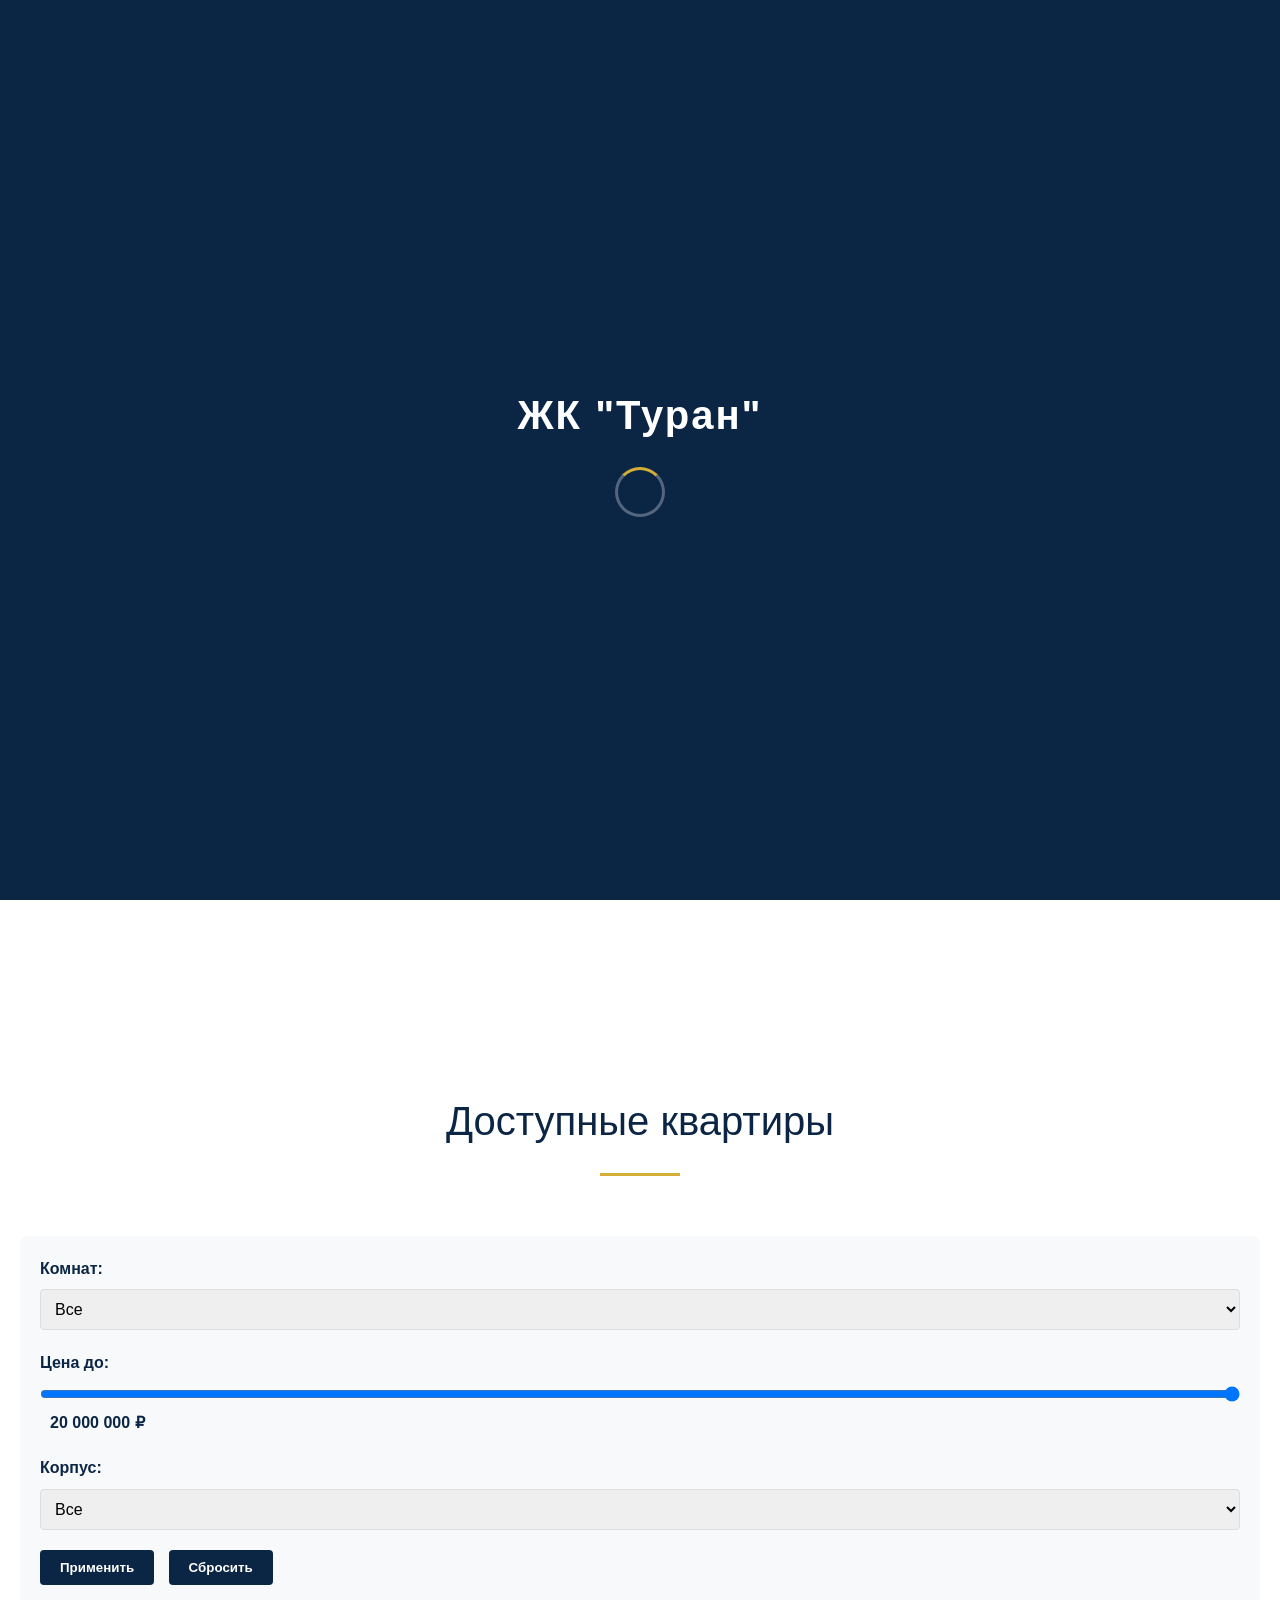
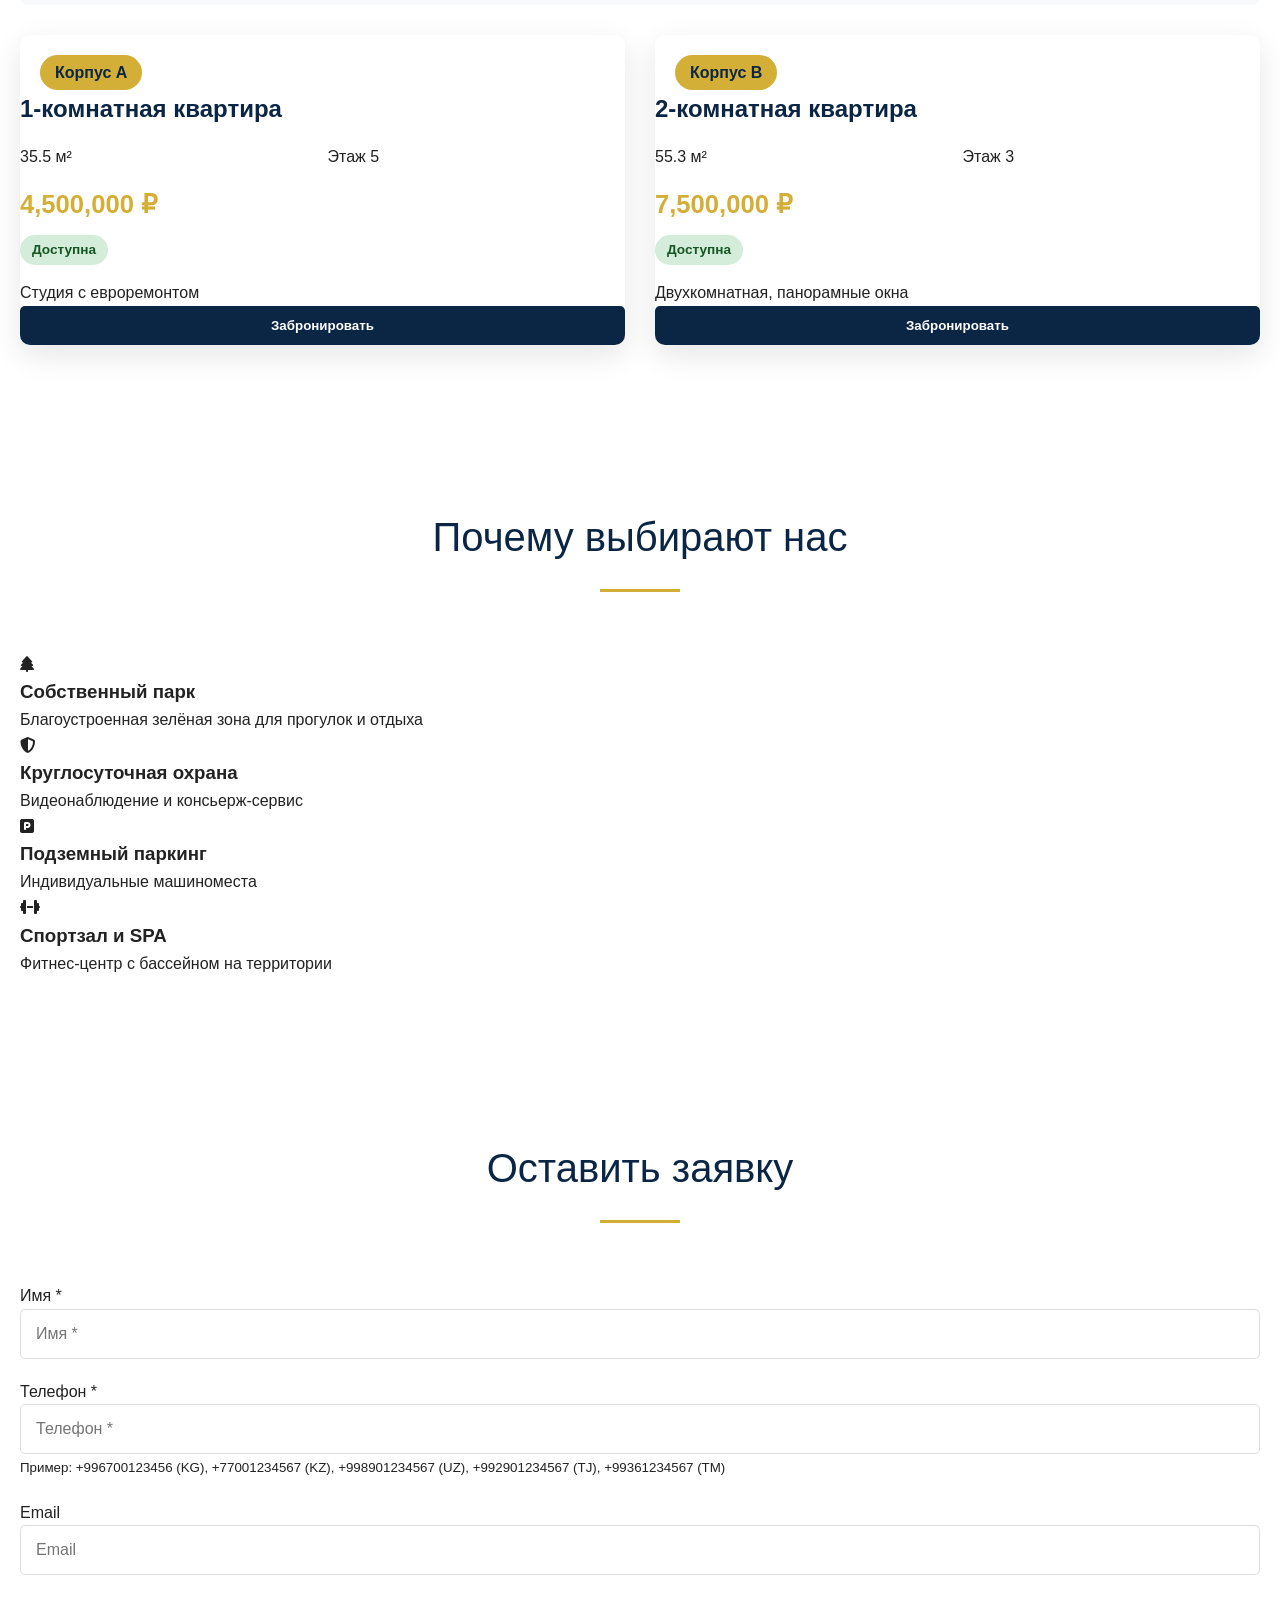
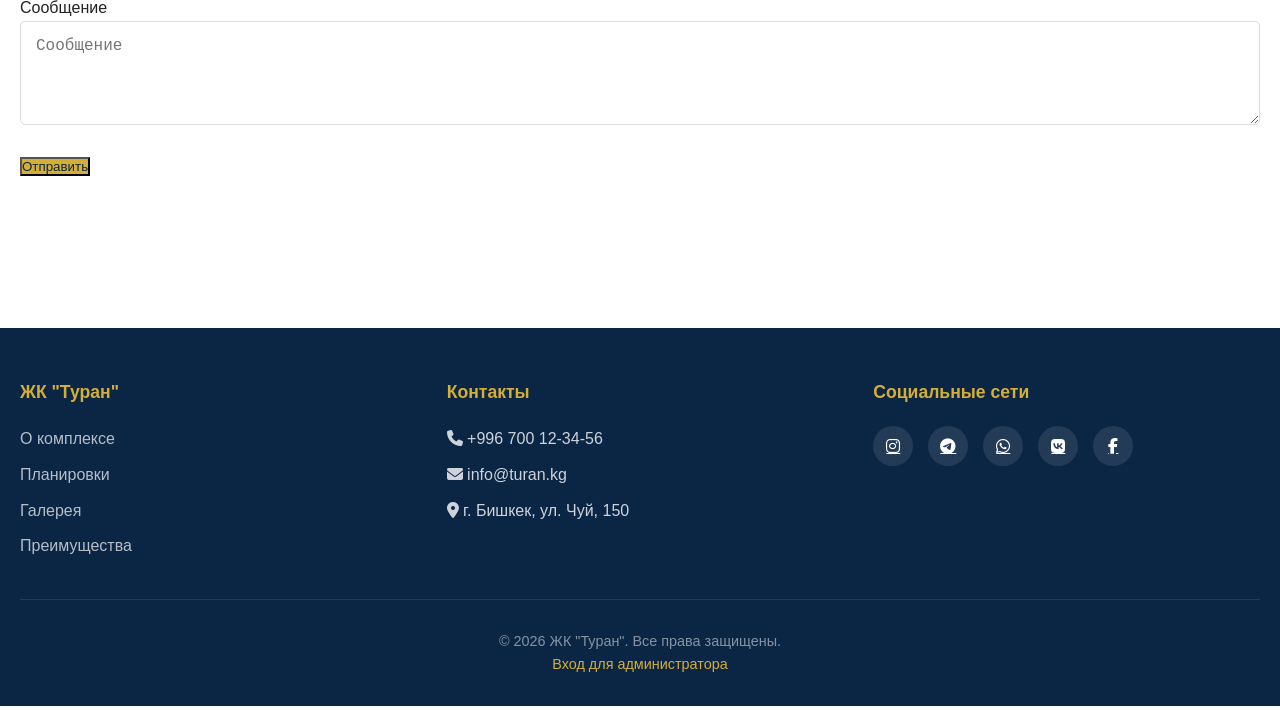
<file: index.html>
<!DOCTYPE html>
<html lang="ru">
<head>
    <meta charset="UTF-8">
    <meta name="viewport" content="width=device-width, initial-scale=1.0">
    <title data-lang="hero-title">ЖК "Туран"</title>
    <link rel="stylesheet" href="https://cdnjs.cloudflare.com/ajax/libs/font-awesome/6.4.0/css/all.min.css">
    <link rel="stylesheet" href="css/style.css">
    <script src="js/translations.js"></script>
    <script src="js/main.js"></script>
</head>
<body>
<!-- Preloader -->
<div id="preloader">
    <div class="preloader-inner">
        <div class="preloader-logo">ЖК "Туран"</div>
        <div class="preloader-spinner"></div>
    </div>
</div>
    <header>
    <div class="container header-content">
        <nav class="nav">
            <a href="/" class="logo">ЖК "Туран"</a>
            <ul class="nav-menu" id="nav-menu">
                <li><a href="about.html" class="nav-link">О комплексе</a></li>
                <li><a href="#plans" class="nav-link">Планировки</a></li>
                <li><a href="#gallery" class="nav-link">Галерея</a></li>
                <li><a href="#benefits" class="nav-link">Преимущества</a></li>
                <li><a href="#location" class="nav-link">Локация</a></li>
                <li><a href="#video" class="nav-link">Видео</a></li>
                <li><a href="#contacts" class="nav-link">Контакты</a></li>
            </ul>
            <div class="nav-right">
                <div class="lang-switcher">
                    <button class="lang-btn active" data-lang="ru">РУ</button>
                    <button class="lang-btn" data-lang="ky">КЫР</button>
                    <button class="lang-btn" data-lang="kk">ҚАЗ</button>
                    <button class="lang-btn" data-lang="uz">O'Z</button>
                    <button class="lang-btn" data-lang="tg">ТОҶ</button>
                    <button class="lang-btn" data-lang="tk">TKM</button>
                    <a href="/login" class="nav-link">Вход</a>
                    <a href="/register" class="nav-link">Регистрация</a>
                </div>
                <div class="burger" id="burger">
                    <span></span>
                </div>
            </div>
        </nav>
    </div>
</header>
    <section class="hero">
        <div class="container">
            <h1 data-lang="hero-title">Жилой комплекс "Туран"</h1>
            <p data-lang="hero-subtitle">Современные квартиры с панорамными видами, развитой инфраструктурой и собственным парком</p>
            <a href="#apartments" class="btn" data-lang="hero-button">Смотреть квартиры</a>
        </div>
    </section>

    <section class="section" id="apartments">
        <div class="container">
            <h2 class="section-title" data-lang="section-available">Доступные квартиры</h2>
            
            <div class="filters">
                <div class="filter-group">
                    <label data-lang="filter-rooms">Комнат:</label>
                    <select id="filterRooms">
                        <option value="">Все</option>
                        <option value="1">1</option>
                        <option value="2">2</option>
                        <option value="3">3</option>
                        <option value="4">4+</option>
                    </select>
                </div>
                <div class="filter-group">
                    <label data-lang="filter-price">Цена до:</label>
                    <input type="range" id="priceRange" min="1000000" max="20000000" step="100000" value="20000000">
                    <span id="priceValue">20 000 000 ₽</span>
                </div>
                <div class="filter-group">
                    <label data-lang="filter-building">Корпус:</label>
                    <select id="filterBuilding">
                        <option value="">Все</option>
                        <option value="A">А</option>
                        <option value="B">Б</option>
                        <option value="C">В</option>
                    </select>
                </div>
                <button class="btn-filter" id="applyFilters" data-lang="filter-apply">Применить</button>
                <button class="btn-filter" id="resetFilters" data-lang="filter-reset">Сбросить</button>
            </div>

            <!-- Обязательно должны быть эти элементы с id -->
            <div id="loading" class="loading" data-lang="loading">Загрузка квартир...</div>
            <div id="apartmentsGrid" class="apartments-grid"></div>
            <div id="noApartments" style="display:none; text-align:center;" data-lang="no-apartments">Квартир не найдено</div>
        </div>
    </section>

    <section class="section">
        <div class="container">
            <h2 class="section-title" data-lang="why-us">Почему выбирают нас</h2>
            <div class="features-grid">
                <div class="feature-item">
                    <i class="fas fa-tree"></i>
                    <h3 data-lang="feature-park">Собственный парк</h3>
                    <p data-lang="feature-park-desc">Благоустроенная зелёная зона для прогулок и отдыха</p>
                </div>
                <div class="feature-item">
                    <i class="fas fa-shield-alt"></i>
                    <h3 data-lang="feature-security">Круглосуточная охрана</h3>
                    <p data-lang="feature-security-desc">Видеонаблюдение и консьерж-сервис</p>
                </div>
                <div class="feature-item">
                    <i class="fas fa-parking"></i>
                    <h3 data-lang="feature-parking">Подземный паркинг</h3>
                    <p data-lang="feature-parking-desc">Индивидуальные машиноместа</p>
                </div>
                <div class="feature-item">
                    <i class="fas fa-dumbbell"></i>
                    <h3 data-lang="feature-gym">Спортзал и SPA</h3>
                    <p data-lang="feature-gym-desc">Фитнес-центр с бассейном на территории</p>
                </div>
            </div>
        </div>
    </section>

    <section class="section">
        <div class="container">
            <h2 class="section-title" data-lang="form-title">Оставить заявку</h2>
            <div class="form-container">
                <form id="applicationForm">
                    <div class="form-group">
                        <label data-lang="form-name">Имя *</label>
                        <input type="text" class="form-control" name="name" required data-lang="form-name" placeholder="Иван Петров">
                    </div>
                    <div class="form-group">
                        <label data-lang="form-phone">Телефон *</label>
                        <input type="tel" class="form-control" name="phone" required placeholder="+996 700 123456" data-lang="form-phone">
                        <!-- Подсказка с примерами номеров для 5 стран -->
                        <small class="phone-hint" data-lang="phone-example">Пример: +996700123456 (KG), +77001234567 (KZ), +998901234567 (UZ), +992901234567 (TJ), +99361234567 (TM)</small>
                    </div>
                    <div class="form-group">
                        <label data-lang="form-email">Email</label>
                        <input type="email" class="form-control" name="email" data-lang="form-email" placeholder="example@mail.ru">
                    </div>
                    <div class="form-group">
                        <label data-lang="form-message">Сообщение</label>
                        <textarea class="form-control" name="message" rows="4" data-lang="form-message" placeholder="Ваше сообщение..."></textarea>
                    </div>
                    <button type="submit" class="btn-primary" data-lang="form-submit">Отправить</button>
                </form>
                <div id="formMessage" style="margin-top:20px;"></div>
            </div>
        </div>
    </section>

    <footer class="footer">
    <div class="container">
        <div class="footer-content">
            <div class="footer-column">
                <h4>ЖК "Туран"</h4>
                <ul>
                    <li><a href="#about">О комплексе</a></li>
                    <li><a href="#plans">Планировки</a></li>
                    <li><a href="#gallery">Галерея</a></li>
                    <li><a href="#benefits">Преимущества</a></li>
                </ul>
            </div>
            <div class="footer-column">
                <h4 data-lang="contacts-title">Контакты</h4>
                <ul>
                    <li><i class="fas fa-phone"></i> +996 700 12-34-56</li>
                    <li><i class="fas fa-envelope"></i> info@turan.kg</li>
                    <li><i class="fas fa-map-marker-alt"></i> г. Бишкек, ул. Чуй, 150</li>
                </ul>
            </div>
            <div class="footer-column">
                <h4>Социальные сети</h4>
                <div class="social-links">
                    <a href="#" target="_blank"><i class="fab fa-instagram"></i></a>
                    <a href="#" target="_blank"><i class="fab fa-telegram-plane"></i></a>
                    <a href="#" target="_blank"><i class="fab fa-whatsapp"></i></a>
                    <a href="#" target="_blank"><i class="fab fa-vk"></i></a>
                    <a href="#" target="_blank"><i class="fab fa-facebook-f"></i></a>
                </div>
            </div>
        </div>
        <div class="footer-bottom">
            <p data-lang="footer-copyright">© 2026 ЖК "Туран". Все права защищены.</p>
            <p><a href="/admin" data-lang="admin-link">Вход для администратора</a></p>
        </div>
    </div>
</footer>

    <script src="js/auth.js"></script>
    <script src="js/app.js"></script>
</body>
</html>
</file>
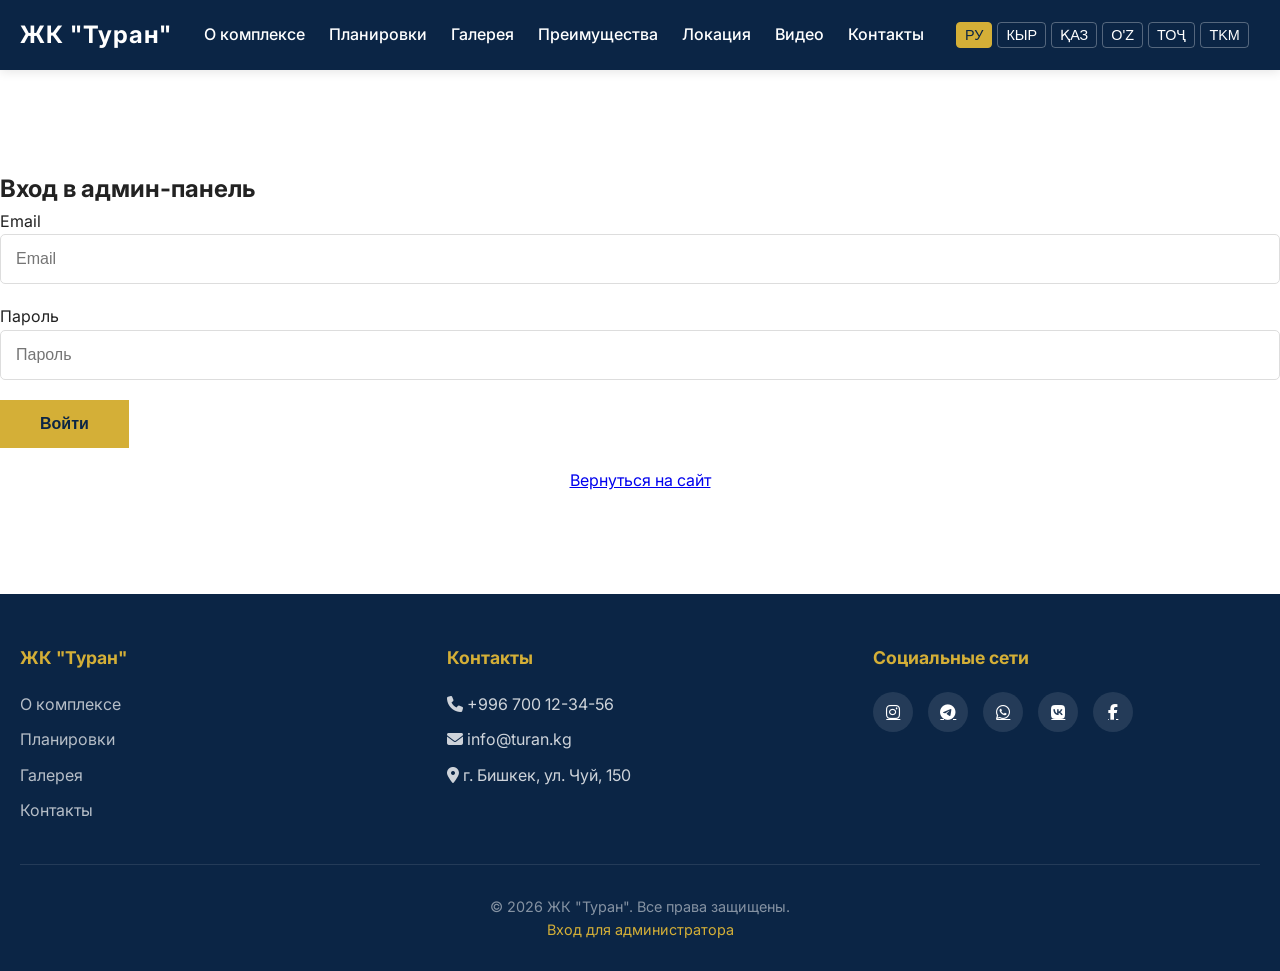
<file: admin.html>
<!DOCTYPE html>
<html lang="ru">
<head>
    <meta charset="UTF-8">
    <meta name="viewport" content="width=device-width, initial-scale=1.0">
    <title>Вход для администратора — ЖК "Туран"</title>
    <link rel="stylesheet" href="https://cdnjs.cloudflare.com/ajax/libs/font-awesome/6.4.0/css/all.min.css">
    <link href="https://fonts.googleapis.com/css2?family=Inter:wght@300;400;500;600;700&display=swap" rel="stylesheet">
    <link rel="stylesheet" href="css/style.css">
    <script src="js/translations.js"></script>
    <script src="js/main.js"></script>
</head>
<body>

<!-- Шапка (общая) -->
<header>
    <div class="container header-content">
        <nav class="nav">
            <a href="/" class="logo">ЖК "Туран"</a>
            <ul class="nav-menu" id="nav-menu">
                <li><a href="/about" class="nav-link">О комплексе</a></li>
                <li><a href="/#plans" class="nav-link">Планировки</a></li>
                <li><a href="/gallery" class="nav-link">Галерея</a></li>
                <li><a href="/#benefits" class="nav-link">Преимущества</a></li>
                <li><a href="/#location" class="nav-link">Локация</a></li>
                <li><a href="/#video" class="nav-link">Видео</a></li>
                <li><a href="/contacts" class="nav-link">Контакты</a></li>
            </ul>
            <div class="nav-right">
                <div class="lang-switcher">
                    <button class="lang-btn active" data-lang="ru">РУ</button>
                    <button class="lang-btn" data-lang="ky">КЫР</button>
                    <button class="lang-btn" data-lang="kk">ҚАЗ</button>
                    <button class="lang-btn" data-lang="uz">O'Z</button>
                    <button class="lang-btn" data-lang="tg">ТОҶ</button>
                    <button class="lang-btn" data-lang="tk">TKM</button>
                </div>
                <div class="burger" id="burger">
                    <span></span>
                </div>
            </div>
        </nav>
    </div>
</header>

<!-- Основное содержимое: форма входа администратора -->
<main style="margin-top: 100px; margin-bottom: 100px;">
    <div class="form-container">
        <h2 class="form-title" data-lang="admin-login-title">Вход в админ-панель</h2>
        <form id="loginForm">
            <div class="form-group">
                <label data-lang="login-email">Email</label>
                <input type="email" class="form-control" id="email" required data-lang="login-email">
            </div>
            <div class="form-group">
                <label data-lang="login-password">Пароль</label>
                <input type="password" class="form-control" id="password" required data-lang="login-password">
            </div>
            <button type="submit" class="btn btn-primary" data-lang="login-button">Войти</button>
            <p style="margin-top: 20px; text-align: center;">
                <a href="/" data-lang="back-to-site">Вернуться на сайт</a>
            </p>
        </form>
        <div id="message"></div>
    </div>
</main>

<!-- Подвал (общий) -->
<footer class="footer">
    <div class="container">
        <div class="footer-content">
            <div class="footer-column">
                <h4>ЖК "Туран"</h4>
                <ul>
                    <li><a href="/about">О комплексе</a></li>
                    <li><a href="/#plans">Планировки</a></li>
                    <li><a href="/gallery">Галерея</a></li>
                    <li><a href="/contacts">Контакты</a></li>
                </ul>
            </div>
            <div class="footer-column">
                <h4>Контакты</h4>
                <ul>
                    <li><i class="fas fa-phone"></i> +996 700 12-34-56</li>
                    <li><i class="fas fa-envelope"></i> info@turan.kg</li>
                    <li><i class="fas fa-map-marker-alt"></i> г. Бишкек, ул. Чуй, 150</li>
                </ul>
            </div>
            <div class="footer-column">
                <h4>Социальные сети</h4>
                <div class="social-links">
                    <a href="#" target="_blank"><i class="fab fa-instagram"></i></a>
                    <a href="#" target="_blank"><i class="fab fa-telegram-plane"></i></a>
                    <a href="#" target="_blank"><i class="fab fa-whatsapp"></i></a>
                    <a href="#" target="_blank"><i class="fab fa-vk"></i></a>
                    <a href="#" target="_blank"><i class="fab fa-facebook-f"></i></a>
                </div>
            </div>
        </div>
        <div class="footer-bottom">
            <p>© 2026 ЖК "Туран". Все права защищены.</p>
            <p><a href="/admin">Вход для администратора</a></p>
        </div>
    </div>
</footer>

<script src="js/auth.js"></script>
</body>
</html>
</file>
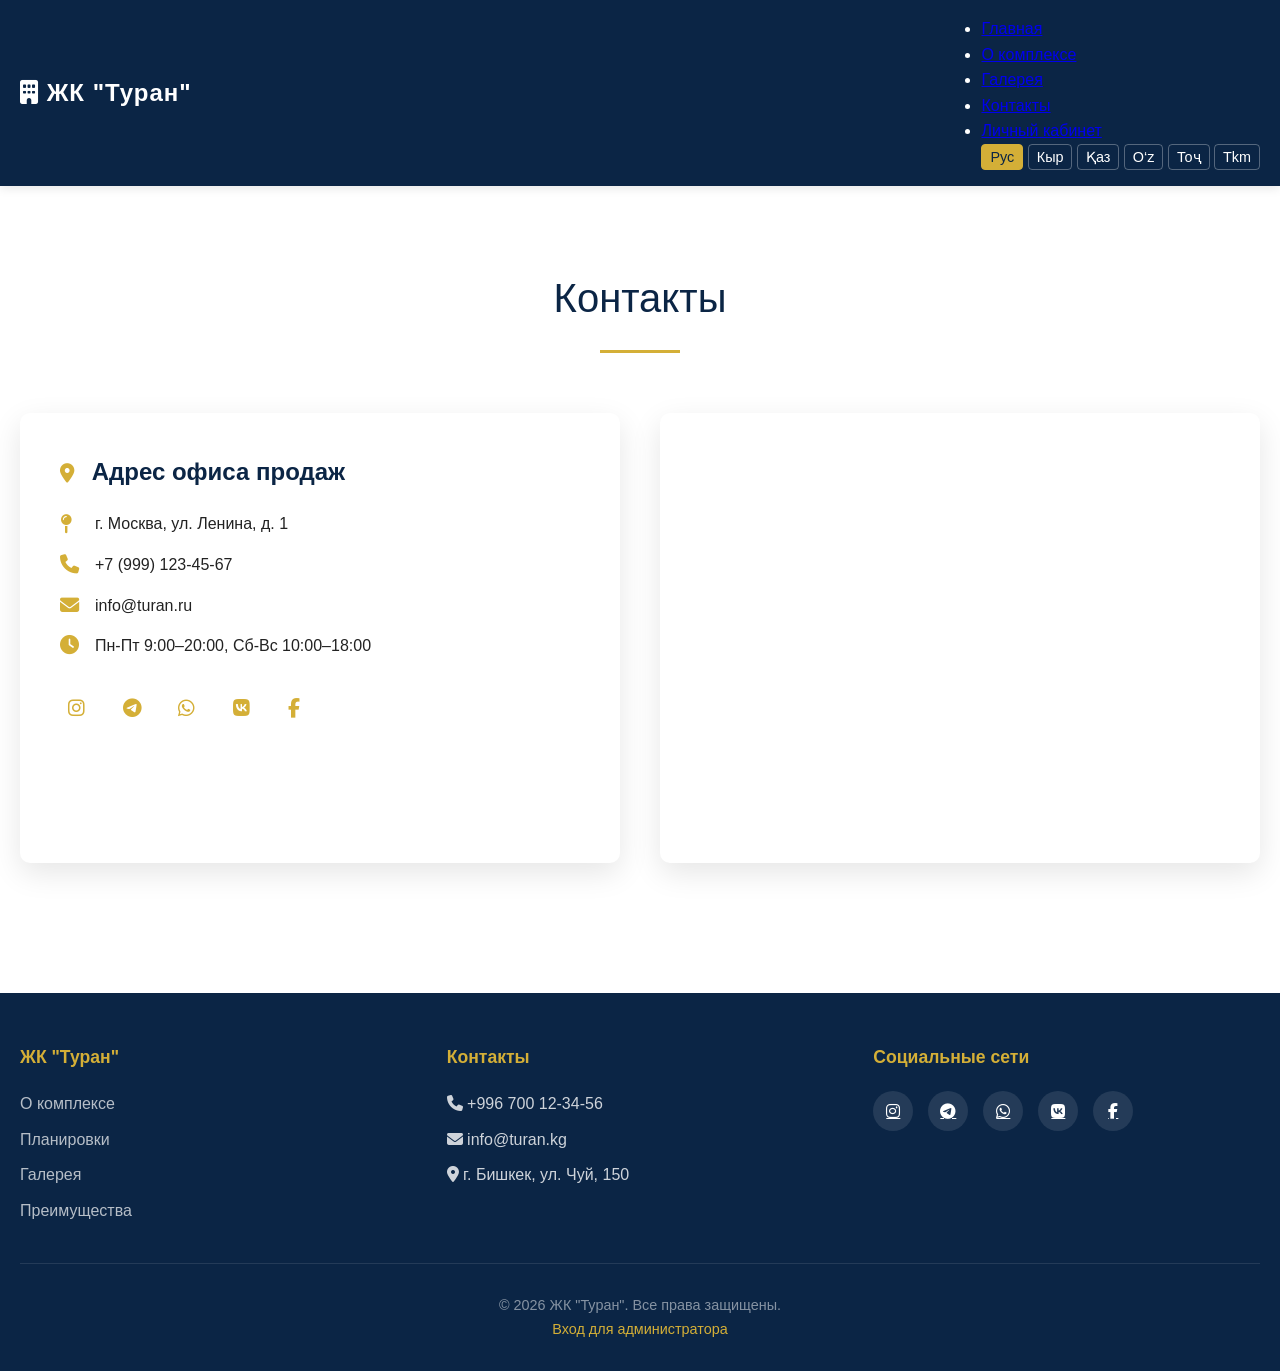
<file: contacts.html>
<!DOCTYPE html>
<html lang="ru">
<head>
    <meta charset="UTF-8">
    <meta name="viewport" content="width=device-width, initial-scale=1.0">
    <title data-lang="contacts-title">Контакты ЖК "Туран"</title>
    <link rel="stylesheet" href="https://cdnjs.cloudflare.com/ajax/libs/font-awesome/6.4.0/css/all.min.css">
    <link rel="stylesheet" href="css/style.css">
    <script src="js/translations.js"></script>
    <script src="js/main.js"></script>
</head>
<body>
    <header>
        <div class="container header-content">
            <div class="logo">
                <i class="fas fa-building"></i>
                <span data-lang="logo-text">ЖК "Туран"</span>
            </div>
            <nav>
                <ul>
                    <li><a href="/" data-lang="menu-home">Главная</a></li>
                    <li><a href="/about" data-lang="menu-about">О комплексе</a></li>
                    <li><a href="/gallery" data-lang="menu-gallery">Галерея</a></li>
                    <li><a href="/contacts" class="active" data-lang="menu-contacts">Контакты</a></li>
                    <li><a href="/profile" data-lang="menu-profile">Личный кабинет</a></li>
                </ul>
                <div class="language-switcher">
                    <button class="lang-btn" data-lang="ru">Рус</button>
                    <button class="lang-btn" data-lang="ky">Кыр</button>
                    <button class="lang-btn" data-lang="kk">Қаз</button>
                    <button class="lang-btn" data-lang="uz">O‘z</button>
                    <button class="lang-btn" data-lang="tg">Тоҷ</button>
                    <button class="lang-btn" data-lang="tk">Tkm</button>
                </div>
            </nav>
        </div>
    </header>

    <section class="section">
    <div class="container">
        <h2 class="section-title" data-lang="contacts-title">Контакты</h2>
        <div class="contacts-grid">
            <div class="contact-info">
                <h3><i class="fas fa-map-marker-alt"></i> <span data-lang="contacts-address-title">Офис продаж</span></h3>
                <p><i class="fas fa-map-pin"></i> <span data-lang="contacts-address">г. Бишкек, ул. Чуй, 150</span></p>
                <p><i class="fas fa-phone"></i> <span data-lang="contacts-phone">+996 (700) 12-34-56</span></p>
                <p><i class="fas fa-envelope"></i> <span data-lang="contacts-email">info@turan.kg</span></p>
                <p><i class="fas fa-clock"></i> <span data-lang="contacts-working-hours">Пн-Пт 9:00–20:00, Сб-Вс 10:00–18:00</span></p>
                
                <div class="social-links" style="margin-top: 30px;">
                    <a href="#" target="_blank"><i class="fab fa-instagram"></i></a>
                    <a href="#" target="_blank"><i class="fab fa-telegram-plane"></i></a>
                    <a href="#" target="_blank"><i class="fab fa-whatsapp"></i></a>
                    <a href="#" target="_blank"><i class="fab fa-vk"></i></a>
                    <a href="#" target="_blank"><i class="fab fa-facebook-f"></i></a>
                </div>
            </div>
            <div class="contact-map">
                <iframe src="https://www.google.com/maps/embed?pb=!1m18!1m12!1m3!1d2924.287821735721!2d74.590456315479!3d42.876021979155!2m3!1f0!2f0!3f0!3m2!1i1024!2i768!4f13.1!3m3!1m2!1s0x389ec9b1d3f5b3b7%3A0x4f9a9c5b5b5b5b5b!2sBishkek!5e0!3m2!1sen!2skg!4v1620000000000" width="100%" height="450" style="border:0;" allowfullscreen="" loading="lazy"></iframe>
            </div>
        </div>
    </div>
</section>

    <footer class="footer">
    <div class="container">
        <div class="footer-content">
            <div class="footer-column">
                <h4>ЖК "Туран"</h4>
                <ul>
                    <li><a href="about.html">О комплексе</a></li>
                    <li><a href="#plans">Планировки</a></li>
                    <li><a href="gallery.html">Галерея</a></li>
                    <li><a href="#benefits">Преимущества</a></li>
                </ul>
            </div>
            <div class="footer-column">
                <h4 data-lang="contacts-title">Контакты</h4>
                <ul>
                    <li><i class="fas fa-phone"></i> +996 700 12-34-56</li>
                    <li><i class="fas fa-envelope"></i> info@turan.kg</li>
                    <li><i class="fas fa-map-marker-alt"></i> г. Бишкек, ул. Чуй, 150</li>
                </ul>
            </div>
            <div class="footer-column">
                <h4>Социальные сети</h4>
                <div class="social-links">
                    <a href="#" target="_blank"><i class="fab fa-instagram"></i></a>
                    <a href="#" target="_blank"><i class="fab fa-telegram-plane"></i></a>
                    <a href="#" target="_blank"><i class="fab fa-whatsapp"></i></a>
                    <a href="#" target="_blank"><i class="fab fa-vk"></i></a>
                    <a href="#" target="_blank"><i class="fab fa-facebook-f"></i></a>
                </div>
            </div>
        </div>
        <div class="footer-bottom">
            <p data-lang="footer-copyright">© 2026 ЖК "Туран". Все права защищены.</p>
            <p><a href="/admin" data-lang="admin-link">Вход для администратора</a></p>
        </div>
    </div>
</footer>
</body>
</html>
</file>
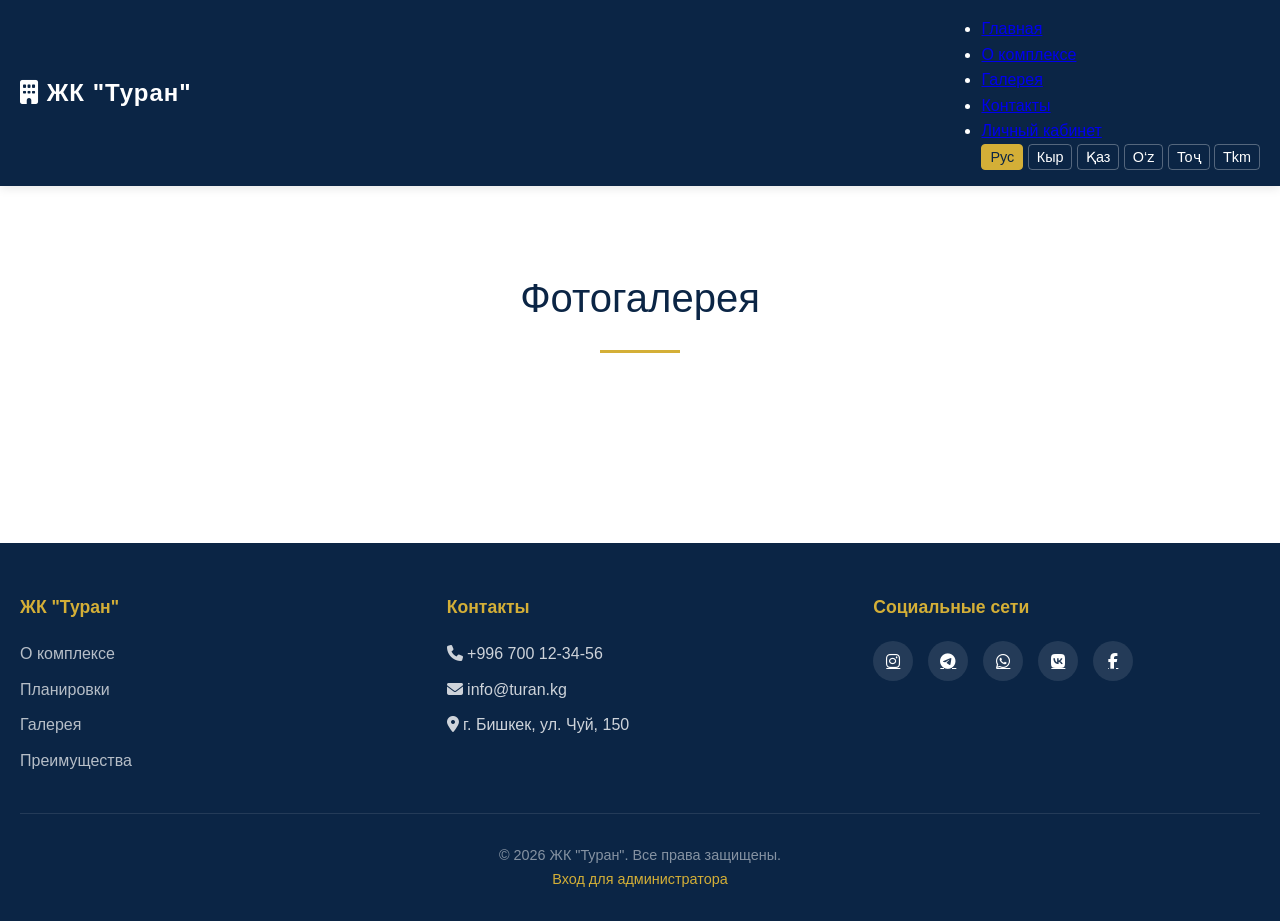
<file: gallery.html>
<!DOCTYPE html>
<html lang="ru">
<head>
    <meta charset="UTF-8">
    <meta name="viewport" content="width=device-width, initial-scale=1.0">
    <title data-lang="gallery-title">Фотогалерея ЖК "Туран"</title>
    <link rel="stylesheet" href="https://cdnjs.cloudflare.com/ajax/libs/font-awesome/6.4.0/css/all.min.css">
    <link rel="stylesheet" href="css/style.css">
    <script src="js/translations.js"></script>
    <script src="js/main.js"></script>
    <script src="js/gallery.js"></script>
</head>
<body>
    <header>
        <div class="container header-content">
            <div class="logo">
                <i class="fas fa-building"></i>
                <span data-lang="logo-text">ЖК "Туран"</span>
            </div>
            <nav>
                <ul>
                    <li><a href="/" data-lang="menu-home">Главная</a></li>
                    <li><a href="/about" data-lang="menu-about">О комплексе</a></li>
                    <li><a href="/gallery" class="active" data-lang="menu-gallery">Галерея</a></li>
                    <li><a href="/contacts" data-lang="menu-contacts">Контакты</a></li>
                    <li><a href="/profile" data-lang="menu-profile">Личный кабинет</a></li>
                </ul>
                <div class="language-switcher">
                    <button class="lang-btn" data-lang="ru">Рус</button>
                    <button class="lang-btn" data-lang="ky">Кыр</button>
                    <button class="lang-btn" data-lang="kk">Қаз</button>
                    <button class="lang-btn" data-lang="uz">O‘z</button>
                    <button class="lang-btn" data-lang="tg">Тоҷ</button>
                    <button class="lang-btn" data-lang="tk">Tkm</button>
                </div>
            </nav>
        </div>
    </header>

    <section class="section">
        <div class="container">
            <h2 class="section-title" data-lang="gallery-title">Фотогалерея</h2>
            <div class="gallery-grid" id="galleryGrid"></div>
        </div>
    </section>

    <!-- Модальное окно -->
    <div id="modal" style="display:none; position:fixed; top:0; left:0; width:100%; height:100%; background:rgba(0,0,0,0.9); z-index:1000; align-items:center; justify-content:center;">
        <img id="modalImage" style="max-width:90%; max-height:90%; border-radius:8px;">
        <span onclick="closeModal()" style="position:absolute; top:20px; right:40px; color:white; font-size:40px; cursor:pointer;">&times;</span>
    </div>

    <footer class="footer">
    <div class="container">
        <div class="footer-content">
            <div class="footer-column">
                <h4>ЖК "Туран"</h4>
                <ul>
                    <li><a href="#about">О комплексе</a></li>
                    <li><a href="#plans">Планировки</a></li>
                    <li><a href="#gallery">Галерея</a></li>
                    <li><a href="#benefits">Преимущества</a></li>
                </ul>
            </div>
            <div class="footer-column">
                <h4 data-lang="contacts-title">Контакты</h4>
                <ul>
                    <li><i class="fas fa-phone"></i> +996 700 12-34-56</li>
                    <li><i class="fas fa-envelope"></i> info@turan.kg</li>
                    <li><i class="fas fa-map-marker-alt"></i> г. Бишкек, ул. Чуй, 150</li>
                </ul>
            </div>
            <div class="footer-column">
                <h4>Социальные сети</h4>
                <div class="social-links">
                    <a href="#" target="_blank"><i class="fab fa-instagram"></i></a>
                    <a href="#" target="_blank"><i class="fab fa-telegram-plane"></i></a>
                    <a href="#" target="_blank"><i class="fab fa-whatsapp"></i></a>
                    <a href="#" target="_blank"><i class="fab fa-vk"></i></a>
                    <a href="#" target="_blank"><i class="fab fa-facebook-f"></i></a>
                </div>
            </div>
        </div>
        <div class="footer-bottom">
            <p data-lang="footer-copyright">© 2026 ЖК "Туран". Все права защищены.</p>
            <p><a href="/admin" data-lang="admin-link">Вход для администратора</a></p>
        </div>
    </div>
</footer>

    <script src="js/gallery.js"></script>
</body>
</html>
</file>
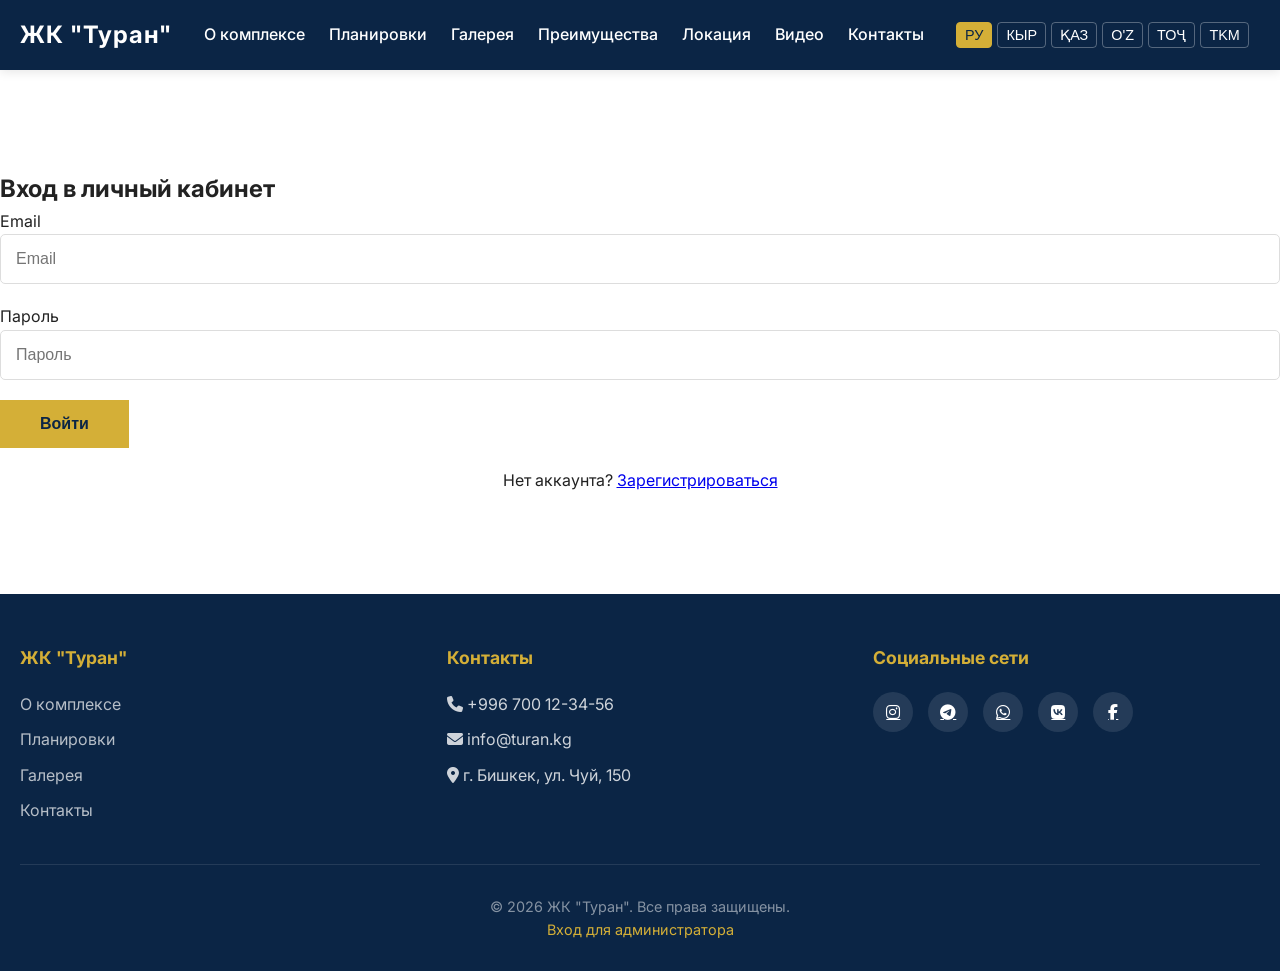
<file: login.html>
<!DOCTYPE html>
<html lang="ru">
<head>
    <meta charset="UTF-8">
    <meta name="viewport" content="width=device-width, initial-scale=1.0">
    <title>Вход — ЖК "Туран"</title>
    <link rel="stylesheet" href="https://cdnjs.cloudflare.com/ajax/libs/font-awesome/6.4.0/css/all.min.css">
    <link href="https://fonts.googleapis.com/css2?family=Inter:wght@300;400;500;600;700&display=swap" rel="stylesheet">
    <link rel="stylesheet" href="css/style.css">
    <script src="js/translations.js"></script>
    <script src="js/main.js"></script>
</head>
<body>

<!-- Шапка (общая) -->
<header>
    <div class="container header-content">
        <nav class="nav">
            <a href="/" class="logo">ЖК "Туран"</a>
            <ul class="nav-menu" id="nav-menu">
                <li><a href="/about" class="nav-link">О комплексе</a></li>
                <li><a href="/#plans" class="nav-link">Планировки</a></li>
                <li><a href="/gallery" class="nav-link">Галерея</a></li>
                <li><a href="/#benefits" class="nav-link">Преимущества</a></li>
                <li><a href="/#location" class="nav-link">Локация</a></li>
                <li><a href="/#video" class="nav-link">Видео</a></li>
                <li><a href="/contacts" class="nav-link">Контакты</a></li>
            </ul>
            <div class="nav-right">
                <div class="lang-switcher">
                    <button class="lang-btn active" data-lang="ru">РУ</button>
                    <button class="lang-btn" data-lang="ky">КЫР</button>
                    <button class="lang-btn" data-lang="kk">ҚАЗ</button>
                    <button class="lang-btn" data-lang="uz">O'Z</button>
                    <button class="lang-btn" data-lang="tg">ТОҶ</button>
                    <button class="lang-btn" data-lang="tk">TKM</button>
                </div>
                <div class="burger" id="burger">
                    <span></span>
                </div>
            </div>
        </nav>
    </div>
</header>

<!-- Основное содержимое: форма входа -->
<main style="margin-top: 100px; margin-bottom: 100px;">
    <div class="form-container">
        <h2 class="form-title" data-lang="login-title">Вход в личный кабинет</h2>
        <form id="loginForm">
            <div class="form-group">
                <label data-lang="login-email">Email</label>
                <input type="email" class="form-control" id="email" required data-lang="login-email">
            </div>
            <div class="form-group">
                <label data-lang="login-password">Пароль</label>
                <input type="password" class="form-control" id="password" required data-lang="login-password">
            </div>
            <button type="submit" class="btn btn-primary" data-lang="login-button">Войти</button>
            <p style="margin-top: 20px; text-align: center;">
                <span data-lang="login-no-account">Нет аккаунта?</span>
                <a href="/register" data-lang="login-register-link">Зарегистрироваться</a>
            </p>
        </form>
        <div id="message"></div>
    </div>
</main>

<!-- Подвал (общий) -->
<footer class="footer">
    <div class="container">
        <div class="footer-content">
            <div class="footer-column">
                <h4>ЖК "Туран"</h4>
                <ul>
                    <li><a href="/about">О комплексе</a></li>
                    <li><a href="/#plans">Планировки</a></li>
                    <li><a href="/gallery">Галерея</a></li>
                    <li><a href="/contacts">Контакты</a></li>
                </ul>
            </div>
            <div class="footer-column">
                <h4>Контакты</h4>
                <ul>
                    <li><i class="fas fa-phone"></i> +996 700 12-34-56</li>
                    <li><i class="fas fa-envelope"></i> info@turan.kg</li>
                    <li><i class="fas fa-map-marker-alt"></i> г. Бишкек, ул. Чуй, 150</li>
                </ul>
            </div>
            <div class="footer-column">
                <h4>Социальные сети</h4>
                <div class="social-links">
                    <a href="#" target="_blank"><i class="fab fa-instagram"></i></a>
                    <a href="#" target="_blank"><i class="fab fa-telegram-plane"></i></a>
                    <a href="#" target="_blank"><i class="fab fa-whatsapp"></i></a>
                    <a href="#" target="_blank"><i class="fab fa-vk"></i></a>
                    <a href="#" target="_blank"><i class="fab fa-facebook-f"></i></a>
                </div>
            </div>
        </div>
        <div class="footer-bottom">
            <p>© 2026 ЖК "Туран". Все права защищены.</p>
            <p><a href="/admin">Вход для администратора</a></p>
        </div>
    </div>
</footer>

<script src="js/auth.js"></script>
</body>
</html>
</file>
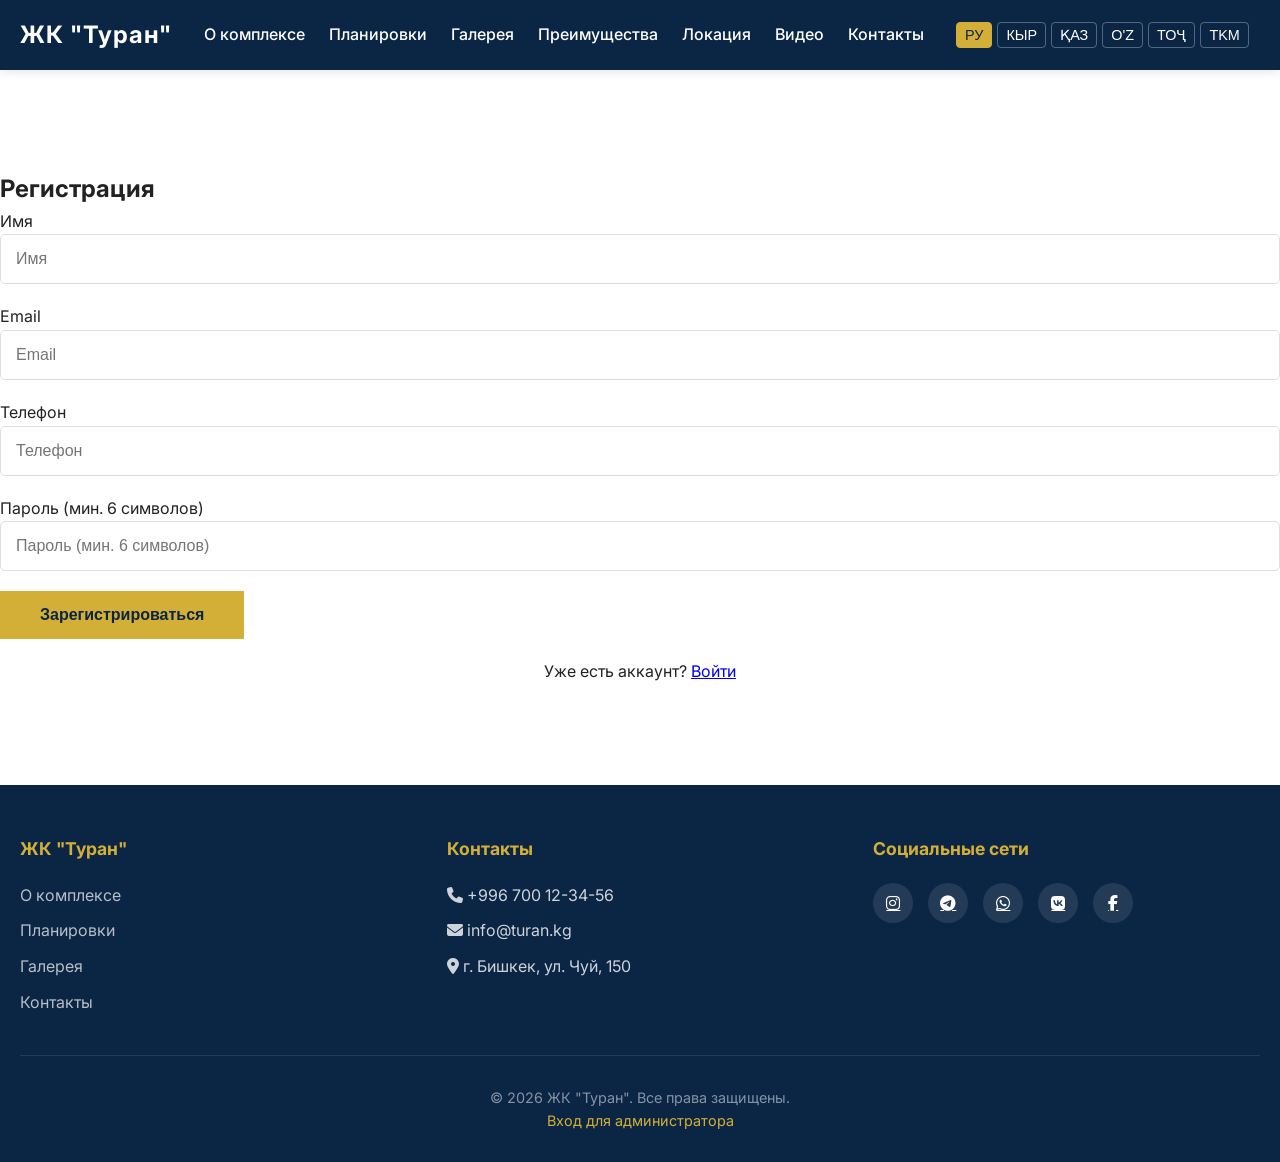
<file: register.html>
<!DOCTYPE html>
<html lang="ru">
<head>
    <meta charset="UTF-8">
    <meta name="viewport" content="width=device-width, initial-scale=1.0">
    <title>Регистрация — ЖК "Туран"</title>
    <link rel="stylesheet" href="https://cdnjs.cloudflare.com/ajax/libs/font-awesome/6.4.0/css/all.min.css">
    <link href="https://fonts.googleapis.com/css2?family=Inter:wght@300;400;500;600;700&display=swap" rel="stylesheet">
    <link rel="stylesheet" href="css/style.css">
    <script src="js/translations.js"></script>
    <script src="js/main.js"></script>
</head>
<body>

<!-- Шапка (такая же, как на главной) -->
<header>
    <div class="container header-content">
        <nav class="nav">
            <a href="/" class="logo">ЖК "Туран"</a>
            <ul class="nav-menu" id="nav-menu">
                <li><a href="/about" class="nav-link">О комплексе</a></li>
                <li><a href="/#plans" class="nav-link">Планировки</a></li>
                <li><a href="/gallery" class="nav-link">Галерея</a></li>
                <li><a href="/#benefits" class="nav-link">Преимущества</a></li>
                <li><a href="/#location" class="nav-link">Локация</a></li>
                <li><a href="/#video" class="nav-link">Видео</a></li>
                <li><a href="/contacts" class="nav-link">Контакты</a></li>
            </ul>
            <div class="nav-right">
                <div class="lang-switcher">
                    <button class="lang-btn active" data-lang="ru">РУ</button>
                    <button class="lang-btn" data-lang="ky">КЫР</button>
                    <button class="lang-btn" data-lang="kk">ҚАЗ</button>
                    <button class="lang-btn" data-lang="uz">O'Z</button>
                    <button class="lang-btn" data-lang="tg">ТОҶ</button>
                    <button class="lang-btn" data-lang="tk">TKM</button>
                </div>
                <div class="burger" id="burger">
                    <span></span>
                </div>
            </div>
        </nav>
    </div>
</header>

<!-- Форма регистрации -->
<main style="margin-top: 100px; margin-bottom: 100px;">
    <div class="form-container">
        <h2 class="form-title" data-lang="register-title">Регистрация</h2>
        <form id="registerForm">
            <div class="form-group">
                <label data-lang="register-name">Имя</label>
                <input type="text" class="form-control" id="fullName" required data-lang="register-name">
            </div>
            <div class="form-group">
                <label data-lang="register-email">Email</label>
                <input type="email" class="form-control" id="email" required data-lang="register-email">
            </div>
            <div class="form-group">
                <label data-lang="register-phone">Телефон</label>
                <input type="tel" class="form-control" id="phone" required data-lang="register-phone">
            </div>
            <div class="form-group">
                <label data-lang="register-password">Пароль (мин. 6 символов)</label>
                <input type="password" class="form-control" id="password" required data-lang="register-password">
            </div>
            <button type="submit" class="btn btn-primary" data-lang="register-button">Зарегистрироваться</button>
            <p style="margin-top: 20px; text-align: center;">
                <span data-lang="register-have-account">Уже есть аккаунт?</span>
                <a href="/login" data-lang="register-login-link">Войти</a>
            </p>
        </form>
        <div id="message"></div>
    </div>
</main>

<!-- Подвал (общий) -->
<footer class="footer">
    <div class="container">
        <div class="footer-content">
            <div class="footer-column">
                <h4>ЖК "Туран"</h4>
                <ul>
                    <li><a href="/about">О комплексе</a></li>
                    <li><a href="/#plans">Планировки</a></li>
                    <li><a href="/gallery">Галерея</a></li>
                    <li><a href="/contacts">Контакты</a></li>
                </ul>
            </div>
            <div class="footer-column">
                <h4>Контакты</h4>
                <ul>
                    <li><i class="fas fa-phone"></i> +996 700 12-34-56</li>
                    <li><i class="fas fa-envelope"></i> info@turan.kg</li>
                    <li><i class="fas fa-map-marker-alt"></i> г. Бишкек, ул. Чуй, 150</li>
                </ul>
            </div>
            <div class="footer-column">
                <h4>Социальные сети</h4>
                <div class="social-links">
                    <a href="#" target="_blank"><i class="fab fa-instagram"></i></a>
                    <a href="#" target="_blank"><i class="fab fa-telegram-plane"></i></a>
                    <a href="#" target="_blank"><i class="fab fa-whatsapp"></i></a>
                    <a href="#" target="_blank"><i class="fab fa-vk"></i></a>
                    <a href="#" target="_blank"><i class="fab fa-facebook-f"></i></a>
                </div>
            </div>
        </div>
        <div class="footer-bottom">
            <p>© 2026 ЖК "Туран". Все права защищены.</p>
            <p><a href="/admin">Вход для администратора</a></p>
        </div>
    </div>
</footer>

<script src="js/auth.js"></script>
</body>
</html>
</file>
<file: css/style.css>
:root {
    --primary: #0B2545;
    --secondary: #D4AF37;
    --dark: #1A1A2C;
    --light: #F8F9FC;
    --text-dark: #222;
    --text-light: #fff;
    --transition: all 0.3s ease;
    --shadow: 0 10px 30px rgba(0,0,0,0.1);
}

* {
    margin: 0;
    padding: 0;
    box-sizing: border-box;
}

body {
    font-family: 'Inter', sans-serif;
    color: var(--text-dark);
    line-height: 1.6;
    overflow-x: hidden;
}

.container {
    max-width: 1300px;
    margin: 0 auto;
    padding: 0 20px;
}

/* ===== Шапка ===== */
header {
    background: var(--primary);
    color: var(--text-light);
    padding: 1rem 0;
    box-shadow: 0 2px 10px rgba(0,0,0,0.1);
    position: sticky;
    top: 0;
    z-index: 1000;
}

.header-content {
    display: flex;
    justify-content: space-between;
    align-items: center;
}

.logo {
    color: var(--text-light);
    text-decoration: none;
    font-size: 1.5rem;
    font-weight: 700;
    letter-spacing: 1px;
}

.nav {
    display: flex;
    align-items: center;
    gap: 2rem;
}

.nav-menu {
    display: flex;
    list-style: none;
    gap: 1.5rem;
}

.nav-link {
    color: var(--text-light);
    text-decoration: none;
    font-weight: 500;
    transition: var(--transition);
    position: relative;
}

.nav-link::after {
    content: '';
    position: absolute;
    bottom: -5px;
    left: 0;
    width: 0;
    height: 2px;
    background: var(--secondary);
    transition: var(--transition);
}

.nav-link:hover::after,
.nav-link.active::after {
    width: 100%;
}

.nav-link:hover,
.nav-link.active {
    color: var(--secondary);
}

.nav-right {
    display: flex;
    align-items: center;
    gap: 1rem;
}

/* Переключатель языков */
.lang-switcher {
    display: flex;
    gap: 5px;
}

.lang-btn {
    background: transparent;
    border: 1px solid rgba(255,255,255,0.3);
    color: var(--text-light);
    padding: 4px 8px;
    border-radius: 4px;
    cursor: pointer;
    font-size: 0.9rem;
    font-weight: 500;
    transition: var(--transition);
}

.lang-btn:hover,
.lang-btn.active {
    background: var(--secondary);
    color: var(--primary);
    border-color: var(--secondary);
}

/* Бургер-меню */
.burger {
    display: none;
    width: 30px;
    height: 20px;
    position: relative;
    cursor: pointer;
}

.burger span {
    display: block;
    width: 100%;
    height: 2px;
    background: var(--text-light);
    position: absolute;
    top: 50%;
    transform: translateY(-50%);
    transition: var(--transition);
}

.burger::before,
.burger::after {
    content: '';
    position: absolute;
    width: 100%;
    height: 2px;
    background: var(--text-light);
    left: 0;
    transition: var(--transition);
}

.burger::before {
    top: 0;
}

.burger::after {
    bottom: 0;
}

.burger.active span {
    opacity: 0;
}

.burger.active::before {
    transform: rotate(45deg);
    top: 50%;
}

.burger.active::after {
    transform: rotate(-45deg);
    bottom: 50%;
}

/* ===== Главный экран ===== */
.hero {
    height: 100vh;
    background: linear-gradient(135deg, rgba(11,37,69,0.8), rgba(11,37,69,0.6));
    background-attachment: fixed;
    display: flex;
    align-items: center;
    justify-content: center;
    text-align: center;
    color: var(--text-light);
    position: relative;
}

.hero-content {
    max-width: 800px;
    padding: 0 20px;
}

.hero-title {
    font-size: 1.5rem;
    font-weight: 400;
    letter-spacing: 3px;
    margin-bottom: 20px;
    opacity: 0.9;
}

.hero-subtitle {
    font-size: 5rem;
    font-weight: 700;
    margin-bottom: 40px;
    line-height: 1.2;
}

.hero-buttons {
    display: flex;
    gap: 20px;
    justify-content: center;
}

.btn {
    display: inline-block;
    padding: 15px 40px;
    text-decoration: none;
    font-weight: 600;
    transition: var(--transition);
    cursor: pointer;
    border: none;
    font-size: 1rem;
}

.btn-primary {
    background: var(--secondary);
    color: var(--primary);
}

.btn-primary:hover {
    background: #c49b2e;
    transform: translateY(-2px);
}

.btn-outline {
    background: transparent;
    color: var(--text-light);
    border: 2px solid var(--text-light);
}

.btn-outline:hover {
    background: var(--text-light);
    color: var(--primary);
    transform: translateY(-2px);
}

/* ===== Общие стили секций ===== */
.section {
    padding: 80px 0;
}

.section-title {
    font-size: 2.5rem;
    font-weight: 300;
    text-align: center;
    margin-bottom: 60px;
    position: relative;
    color: var(--primary);
}

.section-title::after {
    content: '';
    display: block;
    width: 80px;
    height: 3px;
    background: var(--secondary);
    margin: 20px auto 0;
}

/* ===== О комплексе ===== */
.about-grid {
    display: grid;
    grid-template-columns: 1fr 1fr;
    gap: 50px;
    align-items: center;
}

.about-text p {
    font-size: 1.1rem;
    line-height: 1.8;
    color: #555;
    margin-bottom: 20px;
}

.about-text ul {
    list-style: none;
    margin: 20px 0;
}

.about-text ul li {
    margin-bottom: 10px;
    padding-left: 25px;
    position: relative;
}

.about-text ul li::before {
    content: '\f00c';
    font-family: 'Font Awesome 6 Free';
    font-weight: 900;
    color: var(--secondary);
    position: absolute;
    left: 0;
    top: 2px;
}

.about-image img {
    width: 100%;
    border-radius: 10px;
    box-shadow: var(--shadow);
}

/* ===== Планировки (квартиры) ===== */
.apartments-grid {
    display: grid;
    grid-template-columns: repeat(auto-fit, minmax(350px, 1fr));
    gap: 30px;
}

.apartment-card {
    background: white;
    border-radius: 10px;
    overflow: hidden;
    box-shadow: var(--shadow);
    transition: var(--transition);
}

.apartment-card:hover {
    transform: translateY(-10px);
    box-shadow: 0 20px 40px rgba(0,0,0,0.15);
}

.apartment-card .apartment-badge {
    background: var(--secondary);
    color: var(--primary);
    padding: 5px 15px;
    font-weight: 600;
    display: inline-block;
    margin: 20px 0 0 20px;
    border-radius: 20px;
}

.apartment-card .apartment-info {
    padding: 20px;
}

.apartment-card .apartment-title {
    font-size: 1.5rem;
    margin-bottom: 10px;
    color: var(--primary);
}

.apartment-details {
    display: grid;
    grid-template-columns: 1fr 1fr;
    gap: 10px;
    margin: 15px 0;
}

.apartment-detail-item {
    display: flex;
    align-items: center;
    gap: 5px;
    font-size: 0.95rem;
    color: #555;
}

.apartment-detail-item i {
    color: var(--secondary);
    width: 20px;
}

.apartment-price {
    font-size: 1.6rem;
    font-weight: 700;
    color: var(--secondary);
    margin: 15px 0 10px;
}

.apartment-status {
    display: inline-block;
    padding: 4px 12px;
    border-radius: 20px;
    font-size: 0.85rem;
    font-weight: 600;
    margin-bottom: 15px;
}

.status-available {
    background: #d4edda;
    color: #155724;
}

.status-reserved {
    background: #fff3cd;
    color: #856404;
}

.status-sold {
    background: #f8d7da;
    color: #721c24;
}

.apartment-card .btn-book {
    width: 100%;
    padding: 12px;
    background: var(--primary);
    color: white;
    border: none;
    cursor: pointer;
    transition: var(--transition);
    font-weight: 600;
    border-radius: 5px;
}

.apartment-card .btn-book:hover {
    background: var(--secondary);
    color: var(--primary);
}

/* ===== Фильтры ===== */
.filters {
    display: block;
    background: #f8f9fa;
    padding: 20px;
    border-radius: 8px;
    margin-bottom: 30px;
}

.filter-group {
    margin-bottom: 20px;
}

.filter-group label {
    display: block;
    margin-bottom: 8px;
    font-weight: 600;
    color: var(--primary);
}

.filter-group select,
.filter-group input[type="number"] {
    width: 100%;
    padding: 10px;
    border: 1px solid #ddd;
    border-radius: 4px;
    font-size: 1rem;
}

#priceRange {
    width: 100%;
}

#priceValue {
    display: inline-block;
    margin-left: 10px;
    font-weight: bold;
    color: var(--primary);
}

.btn-filter {
    display: inline-block;
    margin-right: 10px;
    padding: 10px 20px;
    background: var(--primary);
    color: white;
    border: none;
    border-radius: 4px;
    cursor: pointer;
    font-weight: 600;
    transition: var(--transition);
}

.btn-filter:hover {
    background: var(--secondary);
    color: var(--primary);
}

/* ===== Галерея ===== */
.gallery-grid {
    display: grid;
    grid-template-columns: repeat(auto-fit, minmax(300px, 1fr));
    gap: 20px;
}

.gallery-item {
    position: relative;
    overflow: hidden;
    border-radius: 10px;
    height: 300px;
    cursor: pointer;
}

.gallery-item img {
    width: 100%;
    height: 100%;
    object-fit: cover;
    transition: var(--transition);
}

.gallery-item:hover img {
    transform: scale(1.1);
}

.gallery-overlay {
    position: absolute;
    top: 0;
    left: 0;
    width: 100%;
    height: 100%;
    background: rgba(11,37,69,0.7);
    display: flex;
    align-items: center;
    justify-content: center;
    opacity: 0;
    transition: var(--transition);
    color: white;
    font-size: 1.2rem;
    padding: 20px;
    text-align: center;
}

.gallery-item:hover .gallery-overlay {
    opacity: 1;
}

/* ===== Преимущества ===== */
.benefits-grid {
    display: grid;
    grid-template-columns: repeat(auto-fit, minmax(250px, 1fr));
    gap: 30px;
}

.benefit-card {
    text-align: left;
    padding: 30px 20px;
    background: white;
    border-radius: 10px;
    box-shadow: var(--shadow);
    transition: var(--transition);
}

.benefit-card:hover {
    transform: translateY(-5px);
}

.benefit-card i {
    font-size: 2.5rem;
    color: var(--secondary);
    margin-bottom: 15px;
}

.benefit-card h3 {
    font-size: 1.2rem;
    margin-bottom: 10px;
    color: var(--primary);
}

.benefit-card p {
    color: #666;
    line-height: 1.5;
}

/* ===== Локация ===== */
.location-map {
    border-radius: 10px;
    overflow: hidden;
    box-shadow: var(--shadow);
}

/* ===== Видео ===== */
.video-wrapper {
    position: relative;
    padding-bottom: 56.25%;
    height: 0;
    overflow: hidden;
    border-radius: 10px;
    box-shadow: var(--shadow);
}

.video-wrapper iframe {
    position: absolute;
    top: 0;
    left: 0;
    width: 100%;
    height: 100%;
}

/* ===== Контактная форма ===== */
.contact-form {
    max-width: 600px;
    margin: 0 auto;
    padding: 40px;
    background: white;
    border-radius: 10px;
    box-shadow: var(--shadow);
}

.form-group {
    margin-bottom: 20px;
}

.form-group input,
.form-group textarea {
    width: 100%;
    padding: 15px;
    border: 1px solid #ddd;
    border-radius: 5px;
    font-size: 1rem;
    transition: var(--transition);
}

.form-group input:focus,
.form-group textarea:focus {
    border-color: var(--secondary);
    outline: none;
    box-shadow: 0 0 0 2px rgba(212,175,55,0.1);
}

/* ===== Контакты страница ===== */
.contacts-grid {
    display: grid;
    grid-template-columns: 1fr 1fr;
    gap: 40px;
}

.contact-info {
    background: white;
    padding: 40px;
    border-radius: 10px;
    box-shadow: var(--shadow);
}

.contact-info h3 {
    margin-bottom: 20px;
    color: var(--primary);
    font-size: 1.5rem;
}

.contact-info p {
    margin-bottom: 15px;
    display: flex;
    align-items: center;
    gap: 10px;
    font-size: 1rem;
}

.contact-info i {
    color: var(--secondary);
    width: 25px;
    font-size: 1.2rem;
}

.contact-map {
    height: 450px;
    border-radius: 10px;
    overflow: hidden;
    box-shadow: var(--shadow);
}

/* ===== Футер ===== */
footer {
    background: var(--primary);
    color: rgba(255,255,255,0.8);
    padding: 50px 0 30px;
    margin-top: 50px;
}

.footer-content {
    display: grid;
    grid-template-columns: repeat(auto-fit, minmax(200px, 1fr));
    gap: 40px;
    margin-bottom: 30px;
}

.footer-column h4 {
    font-size: 1.1rem;
    margin-bottom: 20px;
    color: var(--secondary);
}

.footer-column ul {
    list-style: none;
}

.footer-column ul li {
    margin-bottom: 10px;
}

.footer-column ul li a {
    color: rgba(255,255,255,0.7);
    text-decoration: none;
    transition: color 0.3s;
}

.footer-column ul li a:hover {
    color: var(--secondary);
}

.social-links {
    display: flex;
    gap: 15px;
    margin-top: 15px;
}

.social-links a {
    display: inline-flex;
    align-items: center;
    justify-content: center;
    width: 40px;
    height: 40px;
    background: rgba(255,255,255,0.1);
    border-radius: 50%;
    color: white;
    transition: all 0.3s;
}

.social-links a:hover {
    background: var(--secondary);
    color: var(--primary);
    transform: translateY(-3px);
}

.footer-bottom {
    text-align: center;
    padding-top: 30px;
    border-top: 1px solid rgba(255,255,255,0.1);
    font-size: 0.9rem;
    color: rgba(255,255,255,0.5);
}

.footer-bottom a {
    color: var(--secondary);
    text-decoration: none;
}

/* ===== Прелоадер ===== */
#preloader {
    position: fixed;
    top: 0;
    left: 0;
    width: 100%;
    height: 100%;
    background: var(--primary);
    z-index: 9999;
    display: flex;
    align-items: center;
    justify-content: center;
    transition: opacity 0.5s ease, visibility 0.5s ease;
}

#preloader.hidden {
    opacity: 0;
    visibility: hidden;
}

.preloader-inner {
    text-align: center;
    color: var(--text-light);
}

.preloader-logo {
    font-size: 2.5rem;
    font-weight: 700;
    letter-spacing: 2px;
    margin-bottom: 20px;
    animation: pulse 1.5s infinite;
}

.preloader-spinner {
    width: 50px;
    height: 50px;
    border: 3px solid rgba(255,255,255,0.3);
    border-top-color: var(--secondary);
    border-radius: 50%;
    animation: spin 1s linear infinite;
    margin: 0 auto;
}

@keyframes spin {
    to { transform: rotate(360deg); }
}

@keyframes pulse {
    0%, 100% { opacity: 1; }
    50% { opacity: 0.5; }
}

/* ===== Адаптивность ===== */
@media (max-width: 1024px) {
    .nav-menu {
        position: fixed;
        top: 70px;
        left: -100%;
        width: 100%;
        height: calc(100vh - 70px);
        background: var(--primary);
        flex-direction: column;
        align-items: center;
        justify-content: center;
        gap: 40px;
        transition: 0.3s;
        z-index: 999;
    }

    .nav-menu.active {
        left: 0;
    }

    .burger {
        display: block;
    }

    .hero-subtitle {
        font-size: 3rem;
    }
}

@media (max-width: 768px) {
    .hero-subtitle {
        font-size: 2.5rem;
    }
    
    .hero-buttons {
        flex-direction: column;
        align-items: center;
    }
    
    .about-grid,
    .contacts-grid {
        grid-template-columns: 1fr;
    }
    
    .section {
        padding: 60px 0;
    }
    
    .section-title {
        font-size: 2rem;
    }
    
    .btn-filter {
        display: block;
        width: 100%;
        margin-right: 0;
        margin-bottom: 10px;
    }
    
    .footer-content {
        grid-template-columns: 1fr;
        text-align: center;
    }
    
    .social-links {
        justify-content: center;
    }
}

@media (max-width: 480px) {
    .hero-subtitle {
        font-size: 2rem;
    }
    
    .hero-title {
        font-size: 1.2rem;
    }
}
</file>
